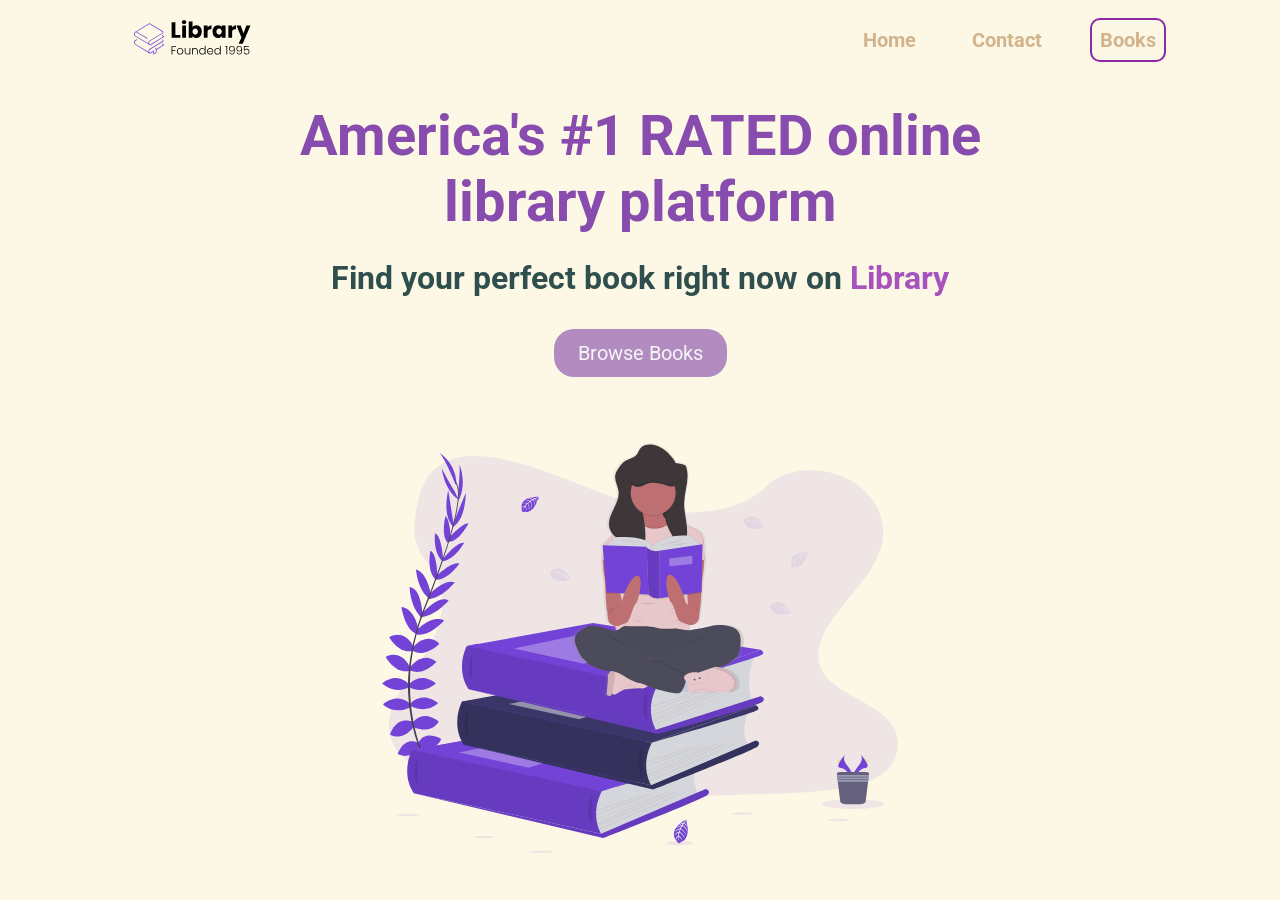
<file: library.html>
<!DOCTYPE html>
<html lang="en">

<head>
    <meta charset="UTF-8">
    <meta http-equiv="X-UA-Compatible" content="IE=edge">
    <meta name="viewport" content="width=device-width, initial-scale=1.0">
    <title>Library</title>
    <link rel="stylesheet" href="styles.css">
</head>

<body>
    <section id="landing">
        <nav>
            <div class="nav__container">
            <img class="logo" src="/assets/Library.svg">
            <ul class=""nav__links>
                <li><a href="#" class="nav__link">Home</a></li>
                <li><a href="#" class="nav__link">Contact</a></li>
                <li><a href="#" class="nav__link nav__link--primary">Books</a></li>
            </ul>
            </div>
        </nav>
        <header>
            <div class="header__container">
                <div class="header__description">
                    <h1>America's #1 RATED online library platform</h1>
                    <h2>Find your perfect book right now on <span class="purple">Library</span></h2>
                    <button class="btn">Browse Books</button>
                </div>
                <figure>
                    <img src="./assets/Undraw_Books.svg" alt="">
                </figure>
            </div>
        </header>
    </section>
</body>

</html>
</file>
<file: styles.css>
@import url('https://fonts.googleapis.com/css2?family=Lato:ital,wght@0,400;0,700;0,900;1,400&family=Roboto:ital,wght@0,100..900;1,100..900&display=swap');
*{
color: darkslategray;
margin: 0;
box-sizing: border-box;
font-family: "Roboto", sans-serif;
}

html {
    scroll-behavior: smooth;
}

body{
    max-width: 100vw;
    overflow-x: hidden;
}

nav{
    height:80px;
    display: flex;
}

img {
    width: 100%; height:100%; max-height: 50vh; padding: 20px;
}

p {
    line-height: 1.5;
}

a{
    text-decoration: none;
}

a:hover {
    text-decoration: underline;
}

.nav__container {
    display: flex;
    width: 100%;
    max-width: 1100px;
    padding: 0 24x;
    justify-content: space-between;
    align-items: center;
    margin: 0 auto;
} 

.purple {
    color: rgb(167, 83, 190);
}

.logo {
    width: 160px; margin-left: 24px; /**/
}

ul {
    display: flex;
}

li {
    list-style-type: none;
}

.nav__link {
    margin-left: 16px;
    text-decoration: none;
    font-size: 20px;
    color: tan;
    font-weight: bold;
    padding: 8px; margin-right: 24px;
}

.nav__link:hover {
    text-decoration: line-through; opacity: 0.5;  /**/
}

.nav__link--primary {
    border: 2px solid rgb(138, 42, 165);
    border-radius: 10px;
}

.nav__link--primary:hover {
    text-decoration: none;
}

.btn__menu {
    background-color: transparent;
    font-size: 40px;
    text-align: center;
    border: none;
    display: none;
}

.menu__backdrop {
    position: absolute;
    background-color: #242424;
    top: 0;
    left: 0;
    right: 0;
    bottom: 0;
    z-index: 100;
    display: flex;
    justify-content: center;
    align-items: center;
    transition: all 300ms ease-in;
    opacity: 0;
    visibility: hidden;
}

.menu--open .menu__backdrop {
    visibility: visible;
    opacity: 1;
}

.menu--open {
    max-height: 100vh;
    overflow-y: hidden;
}

.menu__links{
    display: flex;
    flex-direction: column;
    align-items: center;
}

.menu__list{
    padding: 32px 0;
}

.menu__link {
    font-size: 40px;
color: white;
}

.btn__menu--close {
    position: absolute;
    right: 20px;
    top: 10px;
    padding: 8px;
    color: white;
}

/* 

LANDING 

*/

#landing {
    background-color: rgba(252, 246, 222, 0.778);
}

header {
    height: calc(100vh - 80px); padding: 0 24px;
}

.header__container {
    width: 100%;
    max-width: 720px;
    margin: 0 auto;
    height: 100%;
    display: flex;
    flex-direction: column;
    justify-content: space-around;
}

.header__description {
    display: flex;
    flex-direction: column;
    align-items: center;
}

h1 {
    font-size: 56px;
    color: rgba(105, 30, 159, 0.797);
    margin-bottom: 24px;
    text-align: center;
}

h2 {
    text-align: center;
    font-size: 32px;
    margin-bottom:32px
}

button {
    cursor: pointer;
    transition: all .5s ease;
}

button:hover {
    opacity: .5;
}

button:active {
    transform: translateY(3px);
    opacity: .8;
}

.btn {
    background-color: rgba(113, 45, 161, 0.526);
    color: whitesmoke;
    padding: 12px 24px;
    font-size: 20px;
    border-radius: 20px;
    border: none;
}

.header__img--wrapper {
    padding: 24px; z-index: 2;
}

.container {
padding: 56px 0
}

.row {
width:100%;
max-width: 1200px;
margin: 0 auto;
}

.row__column {
    display: flex;
    flex-direction: column;
    align-items: center;
}

.no-cursor {
    cursor: not-allowed;
}
/*

highlights

*/

#highlights {
    position: relative;
    max-width: 100vw;
}

#highlights:before,
#highlights:after {
background: url('assets/wave.svg');
content: "" ;
position: absolute;
width: 101vw;
height: 12vw;
left:0;
z-index: 1;
background-size: cover;
background-repeat: no-repeat;
}

#highlights:before {
top:1px;
transform: translateY(-100%);
}

#highlights:after {
bottom: 1px;
transform: translateY(100%) rotate(180deg);
}

.highlight__wrapper {
    display: flex;
    flex-wrap: wrap;
}

.highlight {
    padding: 0 24px;
    width: calc(100% / 3);
    display: flex;
    align-items: center;
    flex-direction: column;
}

.highlight__para {
    text-align: center;
    max-width: 280px;

}

.highlight__img {
    border: 2px solid #7342d664;
    width: 100px;
    height: 100px;
    display: flex;
    align-items: center;
    justify-items: center;
    justify-content: center;
    border-radius: 10px;
    font-size: 32px;
    margin-bottom: 24px;
}

.highlight__subtitle {
 font-size: 20px;
 margin-bottom: 16px;
 text-align: center;
}
/*

FEATURES

*/

#features {
   padding-top: 8vw;
    background-color: rgba(252, 246, 222, 0.778);
}

.books {
    display: flex;
    margin: 0 24px;
}

.book {
    width: 25%;
    padding: 8px;
}

.book__img{
    max-height: 380px;
    border-radius: 30px;
    transition: all 300ms ease-in;
    cursor: not-allowed;
    min-width: 100px;
    
}

.book__img--wrapper{
    margin-bottom: 8px;
    display: flex;
}

.book:hover .book__img {
transform: scale(1.03);
}

.book__title {
    font-size: 20px;
    margin-bottom: 8px;
}

.book__title:hover {
    text-decoration: underline;
    cursor: not-allowed;
}

.book__ratings {
    margin-bottom: 8px;
    color: gold;
}

.book__price--normal {
    text-decoration: line-through;
    padding-right: 8px;
    color: rgb(164, 163, 163)
}

/* 

Latest

*/

.latest__books {
    display: flex;
    flex-wrap: wrap;
}

.book__titles {
    font-size: 16px;
}

/*

EXPLORE

*/

#explore {
    background-color: rgba(252, 246, 222, 0.778);
    height: 200px
}
.explore__title{
    padding-top: 24px;
}

.explore__wrapper {
    display: flex;
    align-items: center;
    text-align: center;
    justify-content: center;
    flex-direction: column;
    margin-bottom: 1px;
}

/*

FOOTER

*/

footer {
    background-color: rgb(81, 81, 81);
}

.footer__logo {
    display: flex;
}

.footer__logo--img {
    width: 160px;
    filter: grayscale(1) invert(1);
}

.footer__link,
.footer__copyright {
    color: #ffffff;
}

.footer__list {
    margin: 8px 0 24px 0;
}

.footer__link {
    padding: 0 8px;
}

/* SMALL PHONES, TABLETS, LARGE SMARTPHONES */
@media (max-width: 768px) {
    .header__description {
        padding: 0 24px;
    }

    h1 {
        font-size: 40px;
    }

    h2 {
        font-size: 26px;
    }

    button {
        font-size: 18px;
    }

    .book {
        width:50%
    }
}

/*SMALL PHONES LARGE SMARTPHONES*/
@media (max-width: 550px) {
    .nav__links {
        display: none;
    }

    .btn__menu {
       display: block;
    }
    .highlight {
        width: 100%;
        margin-bottom: 24px;
    }
    .highlight:not(:last-child) {
        margin-bottom: 24px;
    }
    }
</file>
